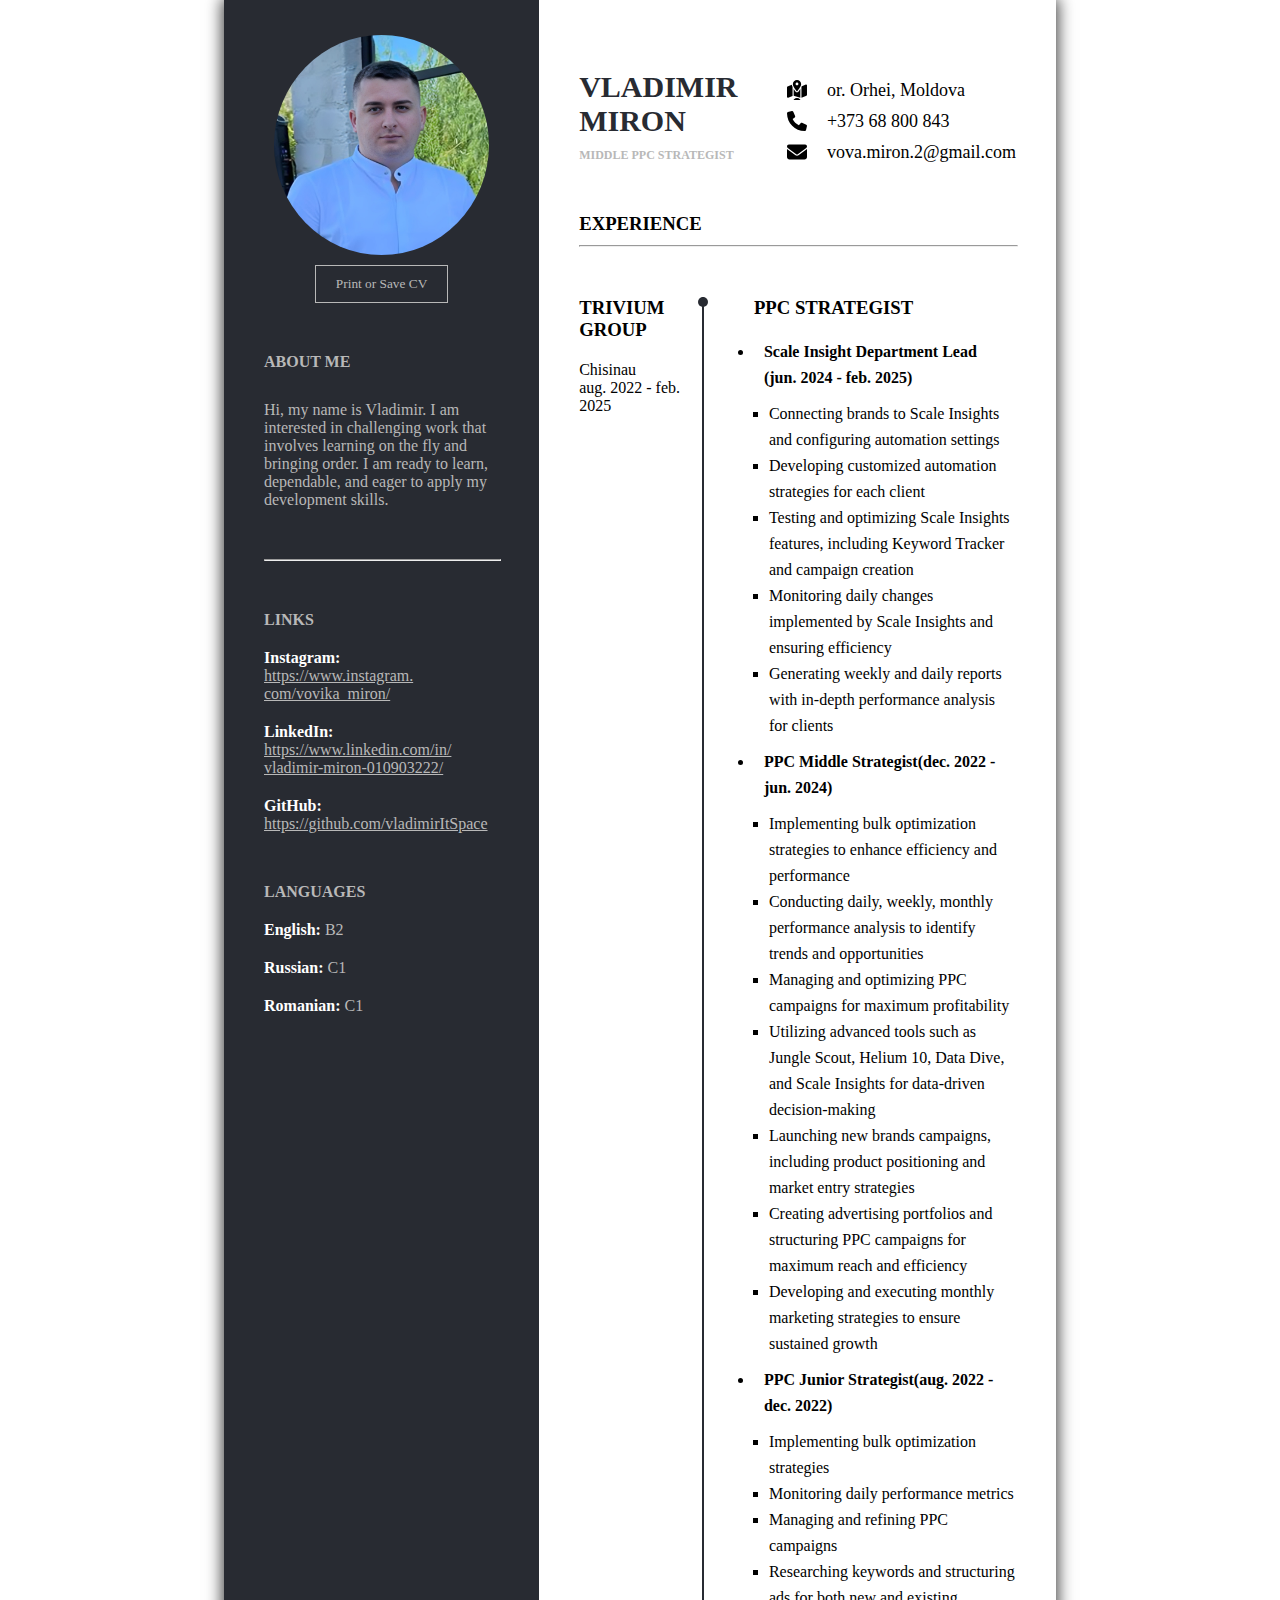
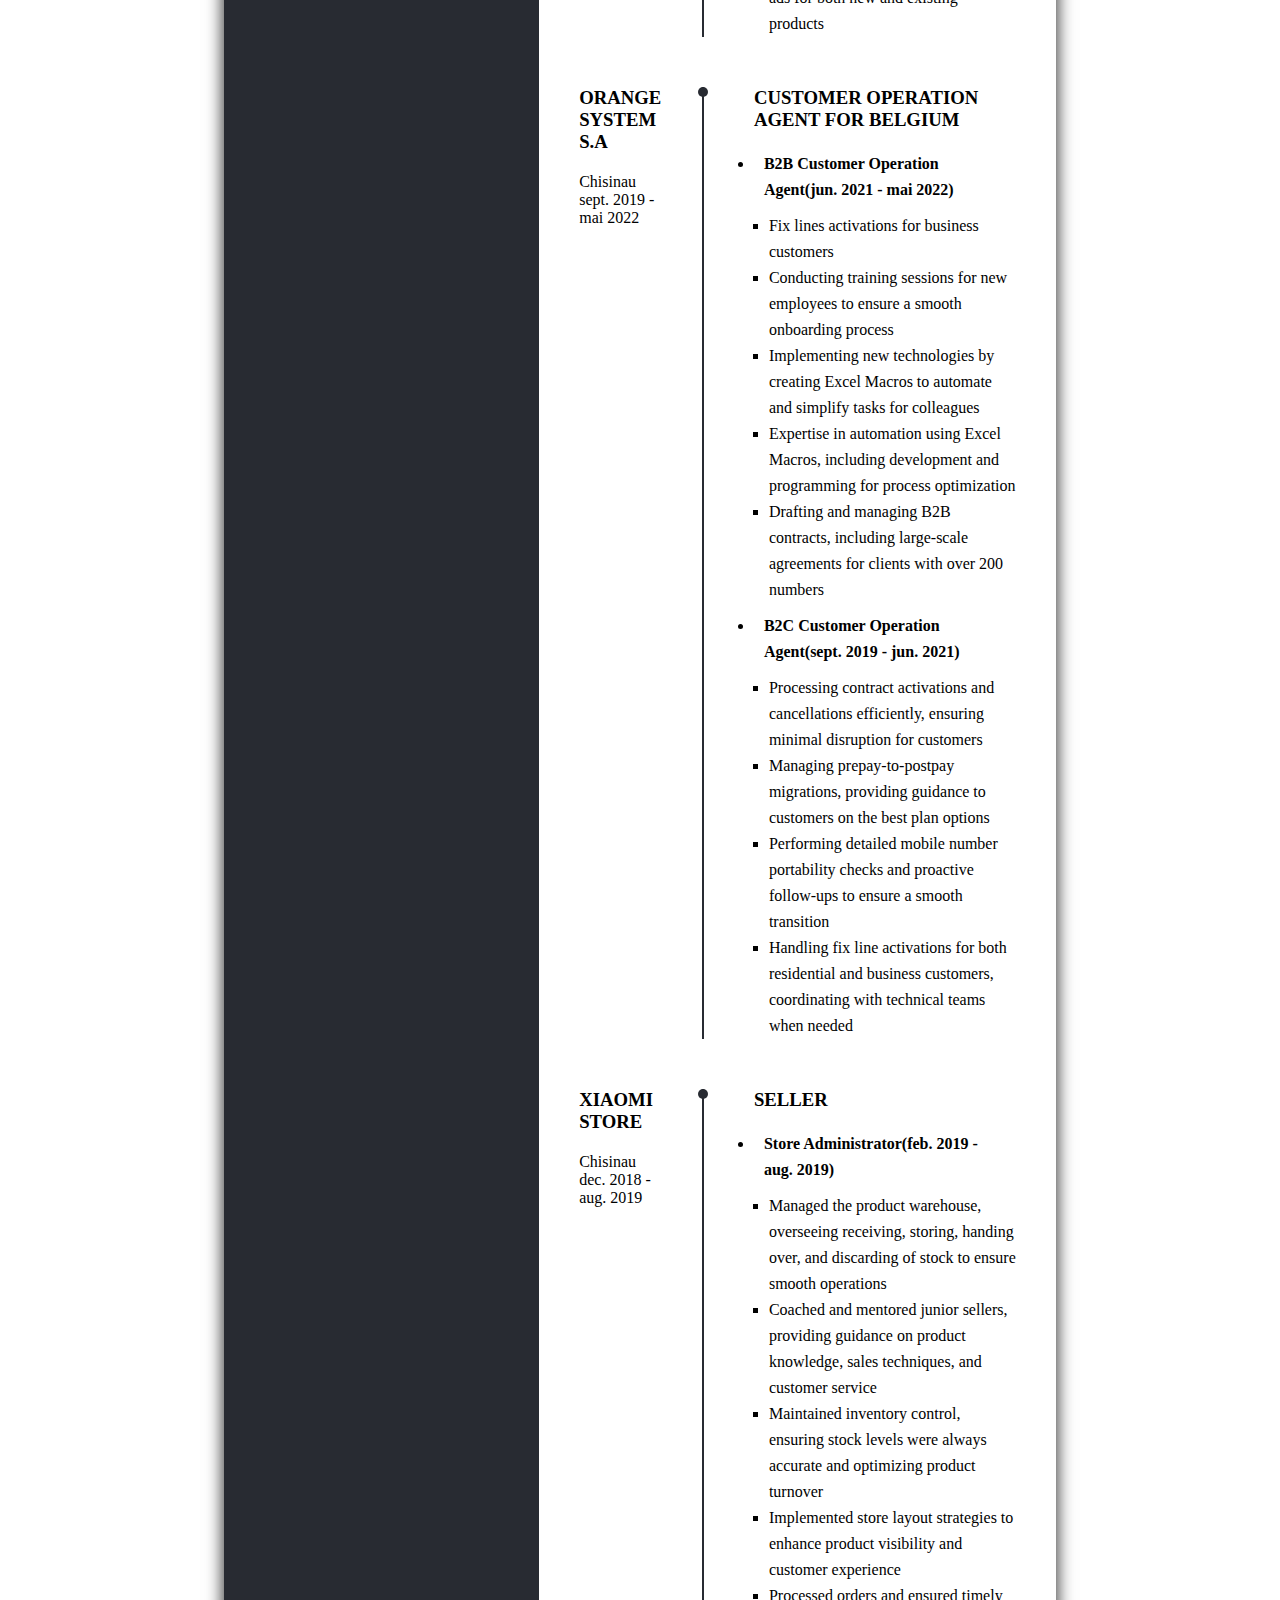
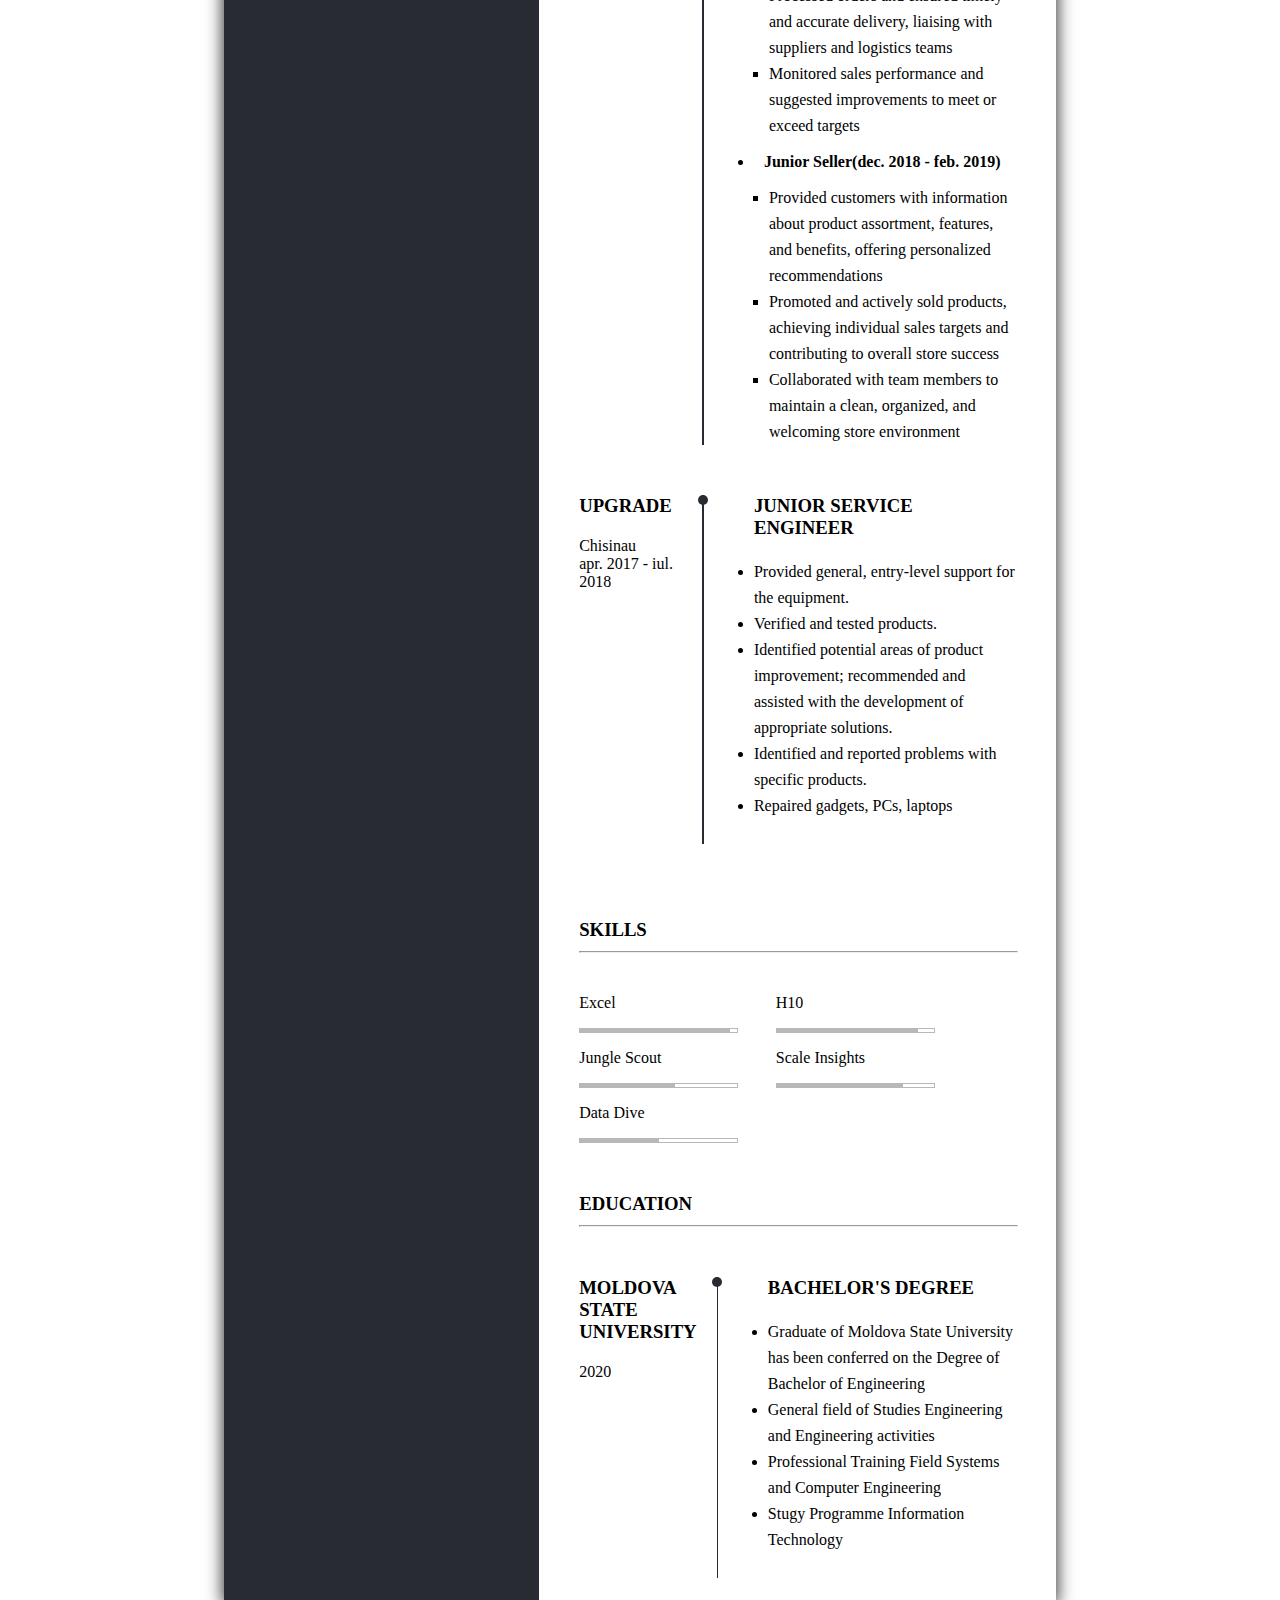
<file: index.html>
<!DOCTYPE html>
<html lang="en">

<head>
    <meta charset="UTF-8">
    <meta http-equiv="X-UA-Compatible" content="IE=edge">
    <meta name="viewport" content="width=device-width, initial-scale=1.0, maximum-scale=1.0, user-scalable=0">
    <title>Miron Vladimir | CV</title>

    <link rel="stylesheet" href="./css/style.min.css">
</head>

<body>
    <div class="container">
        <!-- Left Section -->
        <section class="left_section">
            <div class="">
                <div class="left_image">
                    <img src="./img/my_image.png" alt="Vladimir image">
                    <button onclick="window.print()">Print or Save CV</button>
                </div>
                <div class="left_about_me">
                    <h4>About Me</h4>
                    <p>Hi, my name is Vladimir. I am interested in challenging work that involves learning
                        on the fly and bringing order. I am ready to learn, dependable, and eager to apply my
                        development
                        skills.</p>
                </div>
                <hr>
                <div class="left_about_me_bottom">
                    <div class="left_link">
                        <h4>Links</h4>
                        <p><span>Instagram:</span><br><a
                                href="https://www.instagram.com/vovika_miron/">https://www.instagram.<br>com/vovika_miron/</a>
                        </p>
                        <p><span>LinkedIn:</span><br><a
                                href="https://www.linkedin.com/in/vladimir-miron-010903222/">https://www.linkedin.com/in/<br>vladimir-miron-010903222/</a>
                        </p>
                        <p><span>GitHub:</span><br><a target="_blank"
                                href="https://github.com/vladimirItSpace">https://github.com/vladimirItSpace</a></p>
                    </div>
                    <div class="left_link">
                        <h4>Languages</h4>
                        <p><span>English:</span> B2</p>
                        <p><span>Russian:</span> C1</p>
                        <p><span>Romanian:</span> C1</p>
                    </div>
                </div>
            </div>
        </section>
        <!-- Right Section -->
        <section class="right_section">
            <div class="">
                <!-- header section on right -->
                <div class="header">
                    <div>
                        <h2>Vladimir<br>Miron</h2>
                        <p>Middle PPC Strategist</p>
                    </div>
                    <div>
                        <ul class="header_list">
                            <li class="first">or. Orhei, Moldova</li>
                            <li class="second">+373 68 800 843</li>
                            <li class="third">vova.miron.2@gmail.com</li>
                        </ul>
                    </div>
                </div>
                <!-- Experience section -->
                <div class="right_experience">
                    <h3>Experience</h3>
                    <hr>
                    <!-- Start Experience Item -->
                    <!-- <div class="right_section_item">
                        <div>
                            <h4>Freelancer</h4>
                            <p>feb.2020 - ...</p>
                        </div>
                        <div class="hr"></div>
                        <div>
                            <h4>Front End Developer</h4>
                            <ul>
                                <li>Added features to website and maintained the core experience of the site.</li>
                                <li>Developed, and implemented solutions using HTML, CSS, and Javascript.</li>
                                <li>Elaborated contact form with Telegram API or Google Sheets API</li>
                                <li>Converted Figma projects to Html</li>
                                <li>Wordpress updates and creating websites</li>

                            </ul>
                        </div>
                    </div> -->
                    <!-- Start Experience Item -->
                    <div class="right_section_item">
                        <div>
                            <h3>Trivium Group</h3>
                            <p>Chisinau</p>
                            <p>aug. 2022 - feb. 2025</p>
                        </div>
                        <div class="hr"></div>
                        <div>
                            <h3>PPC Strategist</h3>
                            <ul>
                                <li>
                                    <h4>Scale Insight Department Lead (jun. 2024 - feb. 2025)</h4>
                                </li>
                                <ul class="sub-menu">
                                    <li>Connecting brands to Scale Insights and configuring automation settings</li>
                                    <li>Developing customized automation strategies for each client</li>
                                    <li>Testing and optimizing Scale Insights features, including Keyword Tracker and
                                        campaign creation</li>
                                    <li>Monitoring daily changes implemented by Scale Insights and ensuring efficiency
                                    </li>
                                    <li>Generating weekly and daily reports with in-depth performance analysis for
                                        clients</li>
                                </ul>
                                <li>
                                    <h4>PPC Middle Strategist(dec. 2022 - jun. 2024)</h4>
                                </li>
                                <ul class="sub-menu">
                                    <li>Implementing bulk optimization strategies to enhance efficiency and performance
                                    </li>
                                    <li>Conducting daily, weekly, monthly performance analysis to identify trends and
                                        opportunities</li>
                                    <li>Managing and optimizing PPC campaigns for maximum profitability</li>
                                    <li>Utilizing advanced tools such as Jungle Scout, Helium 10, Data Dive, and Scale
                                        Insights for data-driven decision-making</li>
                                    <li>Launching new brands campaigns, including product positioning and market
                                        entry strategies</li>
                                    <li>Creating advertising portfolios and structuring PPC campaigns for maximum reach
                                        and efficiency</li>
                                    <li>Developing and executing monthly marketing strategies to ensure sustained growth
                                    </li>
                                </ul>
                                <li>
                                    <h4>PPC Junior Strategist(aug. 2022 - dec. 2022)</h4>
                                </li>
                                <ul class="sub-menu">
                                    <li>Implementing bulk optimization strategies</li>
                                    <li>Monitoring daily performance metrics</li>
                                    <li>Managing and refining PPC campaigns</li>
                                    <li>Researching keywords and structuring ads for both new and existing products</li>
                                </ul>
                            </ul>
                        </div>
                    </div>

                    <!-- Start Experience Item -->
                    <div class="right_section_item">
                        <div>
                            <h3>Orange System S.A</h3>
                            <p>Chisinau</p>
                            <p>sept. 2019 - mai 2022</p>
                        </div>
                        <div class="hr"></div>
                        <div>
                            <h3>Customer Operation Agent for Belgium</h3>
                            <ul>
                                <li><h4>B2B Customer Operation Agent(jun. 2021 - mai 2022)</h4></li>
                                <ul class="sub-menu">
                                    <li>Fix lines activations for business customers</li>
                                    <li>Conducting training sessions for new employees to ensure a smooth onboarding process</li>
                                    <li>Implementing new technologies by creating Excel Macros to automate and simplify tasks for colleagues</li>
                                    <li>Expertise in automation using Excel Macros, including development and programming for process optimization</li>
                                    <li>Drafting and managing B2B contracts, including large-scale agreements for clients with over 200 numbers</li>
                                </ul>
                            
                                <li><h4>B2C Customer Operation Agent(sept. 2019 - jun. 2021)</h4></li>
                                <ul class="sub-menu">
                                    <li>Processing contract activations and cancellations efficiently, ensuring minimal disruption for customers</li>
                                    <li>Managing prepay-to-postpay migrations, providing guidance to customers on the best plan options</li>
                                    <li>Performing detailed mobile number portability checks and proactive follow-ups to ensure a smooth transition</li>
                                    <li>Handling fix line activations for both residential and business customers, coordinating with technical teams when needed</li>
                                </ul>
                            </ul>
                        </div>
                    </div>
                    <!-- Start Experience Item -->
                    <div class="right_section_item">
                        <div>
                            <h3>Xiaomi Store</h3>
                            <p>Chisinau</p>
                            <p>dec. 2018 - aug. 2019</p>
                        </div>
                        <div class="hr"></div>
                        <div>
                            <h3>Seller</h3>
                            <ul>
                                <li><h4>Store Administrator(feb. 2019 - aug. 2019)</h4></li>
                                <ul class="sub-menu">
                                    <li>Managed the product warehouse, overseeing receiving, storing, handing over, and discarding of stock to ensure smooth operations</li>
                                    <li>Coached and mentored junior sellers, providing guidance on product knowledge, sales techniques, and customer service</li>
                                    <li>Maintained inventory control, ensuring stock levels were always accurate and optimizing product turnover</li>
                                    <li>Implemented store layout strategies to enhance product visibility and customer experience</li>
                                    <li>Processed orders and ensured timely and accurate delivery, liaising with suppliers and logistics teams</li>
                                    <li>Monitored sales performance and suggested improvements to meet or exceed targets</li>
                                </ul>
                            
                                <li><h4>Junior Seller(dec. 2018 - feb. 2019)</h4></li>
                                <ul class="sub-menu">
                                    <li>Provided customers with information about product assortment, features, and benefits, offering personalized recommendations</li>
                                    <li>Promoted and actively sold products, achieving individual sales targets and contributing to overall store success</li>
                                    <li>Collaborated with team members to maintain a clean, organized, and welcoming store environment</li>
                                </ul>
                            </ul>
                        </div>
                    </div>
                    <!-- Start Experience Item -->
                    <div class="right_section_item">
                        <div>
                            <h3>Upgrade</h3>
                            <p>Chisinau</p>
                            <p>apr. 2017 - iul. 2018</p>
                        </div>
                        <div class="hr"></div>
                        <div>
                            <h3>Junior Service Engineer</h3>
                            <ul>
                                <li>Provided general, entry-level support for the equipment. </li>
                                <li>Verified and tested products.</li>
                                <li>Identified potential areas of product improvement; recommended and assisted with the
                                    development of appropriate solutions.</li>
                                <li>Identified and reported problems with specific products.</li>
                                <li>Repaired gadgets, PCs, laptops</li>
                            </ul>
                        </div>
                    </div>
                </div>

                <!-- Skills Section -->
                <div class="right_skills">
                    <h3>Skills</h3>
                    <hr>
                    <div class="right_skills_content">
                        <div class="item">
                            <p>Excel</p>
                            <div class="item_bar">
                                <div class="item_bar_color"></div>
                            </div>
                        </div>

                        <div class="item">
                            <p>H10</p>
                            <div class="item_bar">
                                <div class="item_bar_color"></div>
                            </div>
                        </div>

                        <div class="item">
                            <p>Jungle Scout</p>
                            <div class="item_bar">
                                <div class="item_bar_color"></div>
                            </div>
                        </div>

                        <div class="item">
                            <p>Scale Insights</p>
                            <div class="item_bar">
                                <div class="item_bar_color"></div>
                            </div>
                        </div>

                        <div class="item">
                            <p>Data Dive</p>
                            <div class="item_bar">
                                <div class="item_bar_color"></div>
                            </div>
                        </div>

                    </div>
                </div>

                <!-- Education Section -->
                <div class="right_education">
                    <h3>Education</h3>
                    <hr>
                    <!-- First Education Item -->
                    <!-- <div class="right_section_item">
                        <div>
                            <h4>Udemy</h4>
                            <p>2021</p>
                        </div>
                        <div class="hr"></div>
                        <div>
                            <h4>Web Developer</h4>
                            <ul>
                                <li>HTML5, CSS3</li>
                                <li>Preprocessor SASS, SCSS, Stylus</li>
                                <li>Entry Level Javascript(Variables, DOM, Function)</li>
                                <li>Entry Level PHP, phpMyAdmin</li>
                            </ul>
                        </div>
                    </div> -->
                    <!-- Second Education Item -->
                    <div class="right_section_item">
                        <div>
                            <h3>Moldova State University</h3>
                            <p>2020</p>
                        </div>
                        <div class="hr"></div>
                        <div>
                            <h3>BACHELOR'S DEGREE</h3>
                            <ul>
                                <li>Graduate of Moldova State University has been conferred on the Degree of Bachelor of
                                    Engineering</li>
                                <li>General field of Studies Engineering and Engineering activities</li>
                                <li>Professional Training Field Systems and Computer Engineering </li>
                                <li>Stugy Programme Information Technology</li>
                            </ul>
                        </div>
                    </div>
                </div>
            </div>
        </section>
    </div>
</body>

</html>
</file>
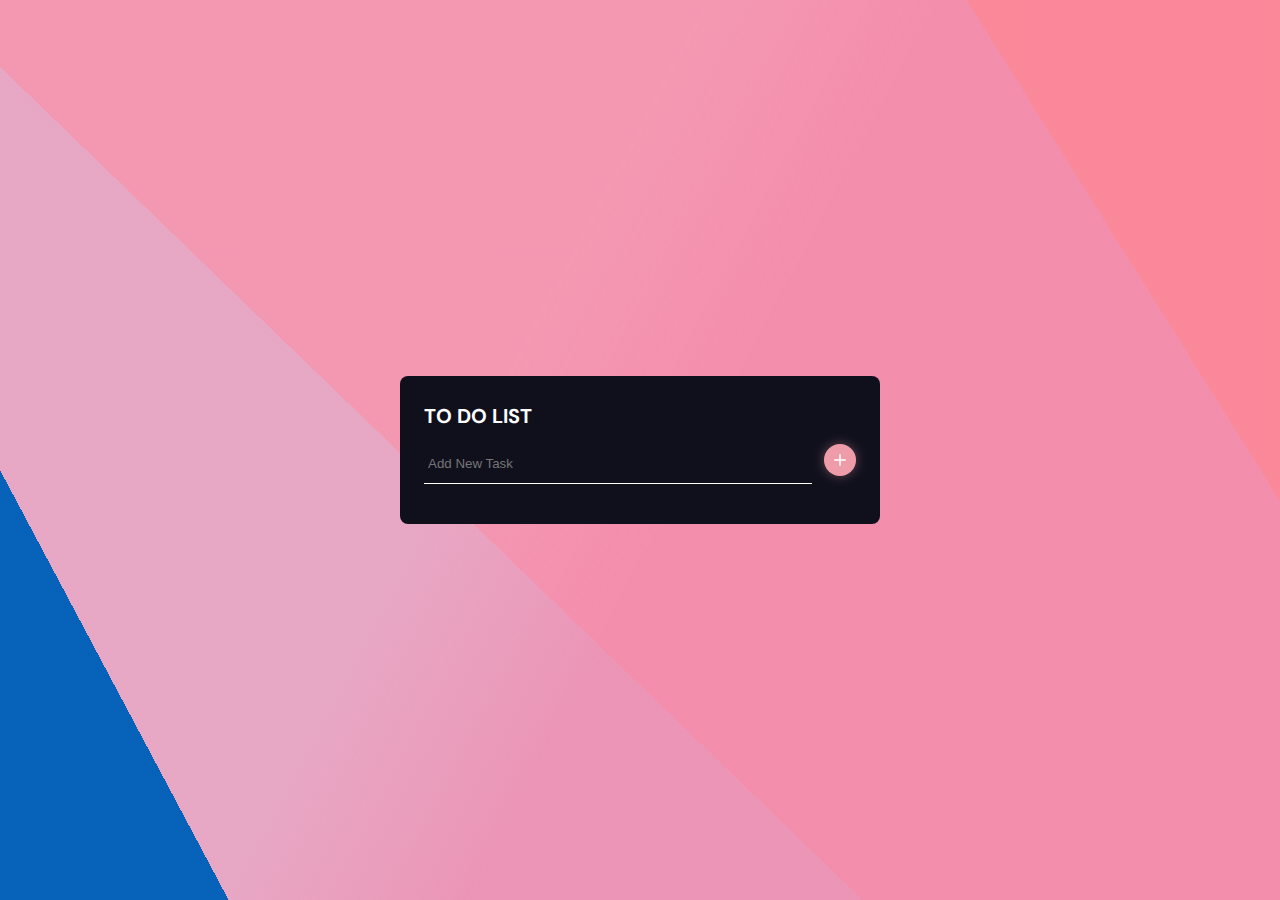
<file: apptodo/index.html>
<!DOCTYPE html>
<html lang="en">

<head>
    <meta charset="UTF-8">
    <meta name="viewport" content="width=device-width, initial-scale=1.0">
    <title>App ToDo</title>

    <link rel="stylesheet" href="./css/style.css">

</head>

<body>
    <div class="app-container" id="taskList">
        <h1 class="app-header">TO DO LIST</h1>
        <div class="add-task">
            <input type="text" autocomplete="off" placeholder="Add New Task" class="task-input">
            <input type="submit" value="" class="submit-task" title="Add Task">
        </div>
        <ul class="task-list">
            
        </ul>
    </div>

    <script src="./js/script.js"></script>
</body>

</html>
</file>
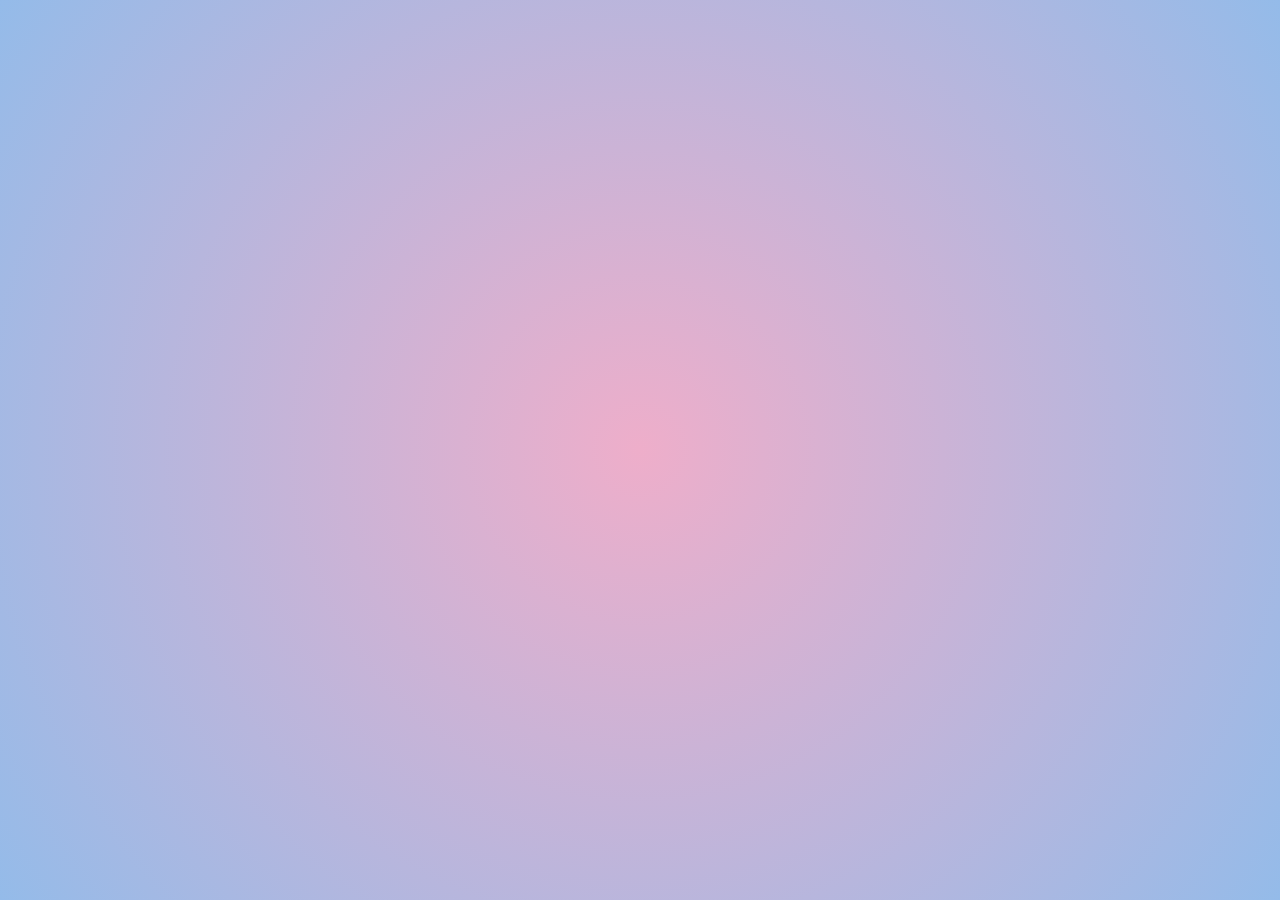
<file: webApp/index.html>
<!DOCTYPE html>
<html lang="en">
  <head>
    <meta charset="UTF-8">
    <link rel="icon" href="/favicon.ico">
    <meta name="viewport" content="width=device-width, initial-scale=1.0">
    <title>Web App</title>
    <script type="module" crossorigin src="assets/index-fe678601.js"></script>
    <link rel="stylesheet" href="assets/index-ee67b90f.css">
  </head>
  <body>
    <div id="app">
      
    </div>
    
  </body>
</html>
</file>
<file: apptodo/css/style.css>
@import url("https://fonts.googleapis.com/css?family=DM+Sans:400,500,700&display=swap");

* {
	box-sizing: border-box;
}

:root {
	--checkbox-color: #ee9ca7;
	--checkbox-shadow: rgba(238, 156, 167, 0.2);
	--add-button: #ee9ca7;
	--add-button-shadow: rgba(238, 156, 167, 0.4);
}

body {
	width: 100%;
	height: 100vh;
	margin: 0;
	padding: 16px;
	display: flex;
	justify-content: center;
	align-items: center;
	background-image: linear-gradient(62deg, rgba(1, 95, 183, 0.9732216701223994) 13%, rgba(255, 122, 151, 0.5) 4%), linear-gradient(44deg, rgba(0, 43, 99, 0.07922090238615942) 39%, rgba(242, 140, 143, 0.5) 18%), linear-gradient(118deg, rgba(84, 202, 242, 0.03152997265339608) 40%, rgba(247, 155, 187, 0.5) 54%), linear-gradient(58deg, rgba(90, 90, 237, 0.16144443572260592) 83%, rgba(249, 156, 142, 0.5) 23%);
	background-blend-mode: normal, lighten, multiply, hard-light;
	font-family: 'DM Sans', sans-serif;
	overflow: hidden;
}

input {
	outline: none;
}

ul {
	list-style: none;
	padding: 0;
}

.app-container {
	border-radius: 8px;
	width: 100%;
	max-width: 480px;
	max-height: 100%;
	background-color: #10101d;
	padding: 24px;
	overflow: auto;
}

.app-header {
	font-size: 20px;
	line-height: 32px;
	margin: 0 0 12px 0;
	color: #fff;
}

.submit-task {
	width: 32px;
	height: 32px;
	flex-shrink: 0;
	border: none;
	background: var(--add-button);
	color: #fff;
	background-image: url("data:image/svg+xml,%3Csvg xmlns='http://www.w3.org/2000/svg' width='24' height='24' viewBox='0 0 24 24' fill='none' stroke='%23ffffff' stroke-width='2' stroke-linecap='round' stroke-linejoin='round' class='feather feather-plus'%3E%3Cline x1='12' y1='5' x2='12' y2='19'/%3E%3Cline x1='5' y1='12' x2='19' y2='12'/%3E%3C/svg%3E");
	background-size: 18px;
	background-position: center;
	background-repeat: no-repeat;
	border-radius: 50%;
	cursor: pointer;
	box-shadow: 0 0 12px 0 var(--add-button-shadow);
}

.add-task {
	height: 40px;
	font-size: 14px;
	display: flex;
}

.task-input {
	border-right: none;
	width: 100%;
	padding: 0 4px;
	outline: none;
	border: none;
	border-bottom: 1px solid #fff;
	background-color: transparent;
	margin-right: 12px;
	color: #fff;
	box-shadow: none;
	border-radius: 0;
}

.task-input:placeholder {
	color: #fff;
}

.task-list-item {
	background-color: #191933;
	border-radius: 4px;
	margin-bottom: 12px;
	display: flex;
	align-items: center;
	padding: 8px;
	color: #fff;
	justify-content: space-between;
}

.task-list-item input {
	width: 16px;
	height: 16px;
	border-radius: 50%;
	border: 1px solid #fff;
	background-image: url("data:image/svg+xml,%3Csvg xmlns='http://www.w3.org/2000/svg' width='24' height='24' viewBox='0 0 24 24' fill='none' stroke-width='2' stroke-linecap='round' stroke-linejoin='round' class='feather feather-check' stroke='%23fff'%3E%3Cpolyline points='20 6 9 17 4 12'/%3E%3C/svg%3E");
	background-repeat: no-repeat;
	background-position: center;
	background-size: 0;
	transition: 0.2s;
	margin-right: 8px;
	flex-shrink: 0;
	margin-top: 4px;
	appearance: none;
}

.task-list-item>div{
	display: flex;
	flex-direction: row;
	align-items: center;
	gap: 5px;
}

.task-list-item input:hover {
	border-color: var(--checkbox-color);
	box-shadow: 0 0 0 3px var(--checkbox-shadow);
}

.task-list-item input:checked {
	background-size: 10px;
	border: 1px solid var(--checkbox-color);
	background-color: var(--checkbox-color);
}

.task-list-item input:checked+span {
	color: rgba(255, 255, 255, 0.5);
	text-decoration: line-through rgba(255, 255, 255, 0.8);
}

.task-list-item-label {
	display: flex;
	align-items: flex-start;
	color: #fff;
	margin-right: 8px;
	font-size: 14px;
	line-height: 24px;
	position: relative;
	transition: 0.2s;
	cursor: pointer;
}

.delete-btn {
	margin-left: auto;
	display: block;
	width: 16px;
	height: 16px;
	background-repeat: no-repeat;
	background-image: url("data:image/svg+xml,%3Csvg xmlns='http://www.w3.org/2000/svg' width='24' height='24' viewBox='0 0 24 24' fill='none' stroke='%23ff3d46' stroke-width='2' stroke-linecap='round' stroke-linejoin='round' class='feather feather-trash-2'%3E%3Cpolyline points='3 6 5 6 21 6'/%3E%3Cpath d='M19 6v14a2 2 0 0 1-2 2H7a2 2 0 0 1-2-2V6m3 0V4a2 2 0 0 1 2-2h4a2 2 0 0 1 2 2v2'/%3E%3Cline x1='10' y1='11' x2='10' y2='17'/%3E%3Cline x1='14' y1='11' x2='14' y2='17'/%3E%3C/svg%3E");
	background-size: 16px;
	background-position: center;
	cursor: pointer;
}

.edit-btn {
	margin-left: auto;
	display: block;
	width: 16px;
	height: 16px;
	background-repeat: no-repeat;
	background-image: url("data:image/svg+xml,%3Csvg xmlns='http://www.w3.org/2000/svg' viewBox='0 0 24 24' fill='%23ff0000' width='24px' height='24px'%3E%3Cpath d='M0 0h24v24H0z' fill='none'/%3E%3Cpath d='M16.26 7.26l-9.83 9.83L3 18l1.41 1.41L13 12.83l9.83-9.83L21 3l-4.73 4.73zM14.83 5L13 3.17 3.41 12.76l1.42 1.41L14.83 5zM19 19l-2 2-1.59-1.59L17 18l-2-2 1.59-1.59L19 17z'/%3E%3C/svg%3E");


	background-size: 16px;
	background-position: center;
	cursor: pointer;
}

.save-btn {
	margin-left: auto;
	display: block;
	width: 16px;
	height: 16px;
	background-repeat: no-repeat;
	background-image: url("data:image/svg+xml,%3Csvg xmlns='http://www.w3.org/2000/svg' width='24' height='24' viewBox='0 0 24 24' fill='none' stroke='%23ff0000' stroke-width='2' stroke-linecap='round' stroke-linejoin='round' class='feather feather-save'%3E%3Cpath d='M19 21H5a2 2 0 0 1-2-2V5a2 2 0 0 1 2-2h12l4 4v12a2 2 0 0 1-2 2zm-3-8H8v4h8v-4zm-8-6h8'/%3E%3C/svg%3E");

	background-size: 16px;
	background-position: center;
	cursor: pointer;
}

@supports (-webkit-appearance: none) or (-moz-appearance: none) {

	input[type='checkbox'],
	input[type='radio'] {
		-webkit-appearance: none;
		-moz-appearance: none;
	}
}
</file>
<file: webApp/assets/index-ee67b90f.css>
*{margin:0;padding:0}body{width:100%;min-height:100vh;background:rgb(238,174,202);background:radial-gradient(circle,rgba(238,174,202,1) 0%,rgba(148,187,233,1) 100%);display:flex;justify-content:center;align-items:center}.wrapper[data-v-d841c87a]{width:300px;height:400px;border-radius:50px;background:#66d6e1;text-align:center}.header_app[data-v-d841c87a]{text-align:center;padding-top:10px}.input_app[data-v-d841c87a]{display:flex;flex-direction:row;justify-content:center;gap:15px;margin-top:35px}.input_app input[data-v-d841c87a]{background:transparent;padding:5px 8px;border:0;border-bottom:1px black solid;color:#fff;font-size:14px;outline:none}.input_app input[data-v-d841c87a]:focus{border-bottom:2px rgb(161,0,0) solid}.input_app button[data-v-d841c87a]{padding:10px 13px;border:0;background-color:#fff;border-radius:50px;cursor:pointer}.result_app[data-v-d841c87a]{text-align:center;margin-top:35px}.error_app[data-v-d841c87a]{margin-top:5px;color:red}
</file>
<file: css/style.min.css>
*{margin:0;padding:0;font-family:serif,sans-serif}.container{box-shadow:0px 0px 15px 2px rgba(0,0,0,.75);width:65%;margin:0 auto;display:flex;flex-direction:row}.left_section{width:35%;background-color:#282b32;display:flex;flex-direction:column;padding:0px 40px;color:#b8b8b8}.left_section h4{text-transform:uppercase;font-weight:700;text-align:left}.left_section hr{margin-top:50px;width:100%}.left_image{display:flex;align-items:center;flex-direction:column}.left_image button{margin-top:10px;text-align:center;background-color:rgba(0,0,0,0);padding:10px 20px;color:#b8b8b8;border:1px solid #b8b8b8;cursor:pointer}.left_image img{border-radius:50%;width:215px;height:220px;margin-top:35px}.left_about_me{margin-top:50px}.left_about_me p{margin-top:30px}.left_link{margin-top:50px}.left_link p{margin-top:20px}.left_link p span{color:#fff;font-weight:700}.left_link p a{margin-top:10px;color:#b8b8b8}.header{display:flex;flex-direction:row;justify-content:space-between}.header h2{font-size:30px;text-transform:uppercase;font-weight:700;color:#282b32}.header p{color:#b8b8b8;margin-top:10px;letter-spacing:1.2;text-transform:uppercase;font-size:12px;font-weight:700}.header_list li{margin-top:10px;font-size:18px;list-style-type:none;position:relative}.header_list li::before{content:"";position:absolute;left:-40px;width:20px;height:20px}.header_list .first::before{background:url(../img/icon/location-icon.svg)}.header_list .second::before{background:url(../img/icon/phone-icon.svg)}.header_list .third::before{background:url(../img/icon/mail-icon.svg)}.right_experience{margin-top:50px}.right_education{margin-top:50px}.right_section{padding:70px 40px 0px 40px;width:65%}.right_section h3{text-transform:uppercase}.right_section hr{margin-top:10px;width:100%}.right_section_item:nth-child(3){margin-top:25px}.right_section_item{display:flex;flex-direction:row;padding:25px 0}.right_section_item>:nth-child(1){width:140px}.right_section_item>:nth-child(3){max-width:60%}.right_section_item h3{margin-bottom:20px}.right_section_item h4{margin:10px}.right_section_item ul{line-height:26px}.right_section_item ul .sub-menu{margin-left:15px}.right_section_item ul .sub-menu li{list-style-type:square}.right_section_item ul .sub-menu li:last-child{margin-bottom:0}.right_section_item ul li:last-child{margin-bottom:25px}.right_section_item .hr{display:block;width:3px;margin-left:20px;margin-right:50px;border:none;background:#282b32;position:relative}.right_section_item .hr::before{content:"";position:absolute;top:0;right:50%;transform:translateX(50%);border-radius:50%;background:#282b32;height:10px;width:10px}.right_skills{margin-top:50px}.right_skills h3{text-transform:uppercase}.right_skills hr{margin-top:10px;width:100%}.right_skills_content{margin-top:25px;display:flex;flex-direction:row;flex-wrap:wrap}.right_skills_content .item{width:45%;line-height:50px}.right_skills_content .item_bar{width:80%;height:3px;border:1px solid #b8b8b8}.right_skills_content .item_bar_color{background-color:#b8b8b8;height:3px}.right_skills_content .item:nth-child(1) .item_bar_color{width:95%}.right_skills_content .item:nth-child(2) .item_bar_color{width:90%}.right_skills_content .item:nth-child(3) .item_bar_color{width:60%}.right_skills_content .item:nth-child(4) .item_bar_color{width:80%}.right_skills_content .item:nth-child(5) .item_bar_color{width:50%}.right_skills_content .item:nth-child(6) .item_bar_color{width:10%}@media screen and (max-width: 1024px){.container{width:100%;flex-direction:column}.left_section{padding:0;height:100%;width:100%}.left_section>div{padding:0 40px}.left_link{margin:0}.left_about_me{width:550px;margin:20px auto}.left_about_me_bottom{display:flex;flex-direction:row;justify-content:space-between;padding:20px 40px;width:550px;margin:0 auto}.left_about_me h4{text-align:center}.right_section{width:100%;padding:0}.right_section>div{padding:20px 40px}}@media screen and (max-width: 768px){.left_link:nth-child(2){margin-top:20px}.left_about_me{width:100%}.left_about_me_bottom{text-align:center;padding:20px 0;width:100%;flex-direction:column}.header{flex-direction:column;align-items:center;text-align:center}.right_section_item{flex-direction:column}.right_section_item .hr{width:100%;height:3px;margin:20px 0px}.right_section_item .hr::before{top:-4px;left:0;transform:none}.right_section_item ul{padding-left:25px}.right_section_item ul li{width:275px}}@media screen and (max-width: 425px){.left_image img{width:100%}.container{box-shadow:none;width:110%}}@media screen and (max-width: 375px){.container{width:120%}}@media print{.container{padding:0;width:100%;box-shadow:none}.left_section{width:30%;padding:0;padding-right:20px;background-color:#000}.right_section{width:70%;padding:0;padding-left:20px}.right_skills_content .item_bar_color{background-color:#000}.left_image img{width:200px;height:200px;margin-left:50%;transform:translateX(-25%)}.left_image button{display:none}}/*# sourceMappingURL=style.min.css.map */
</file>
